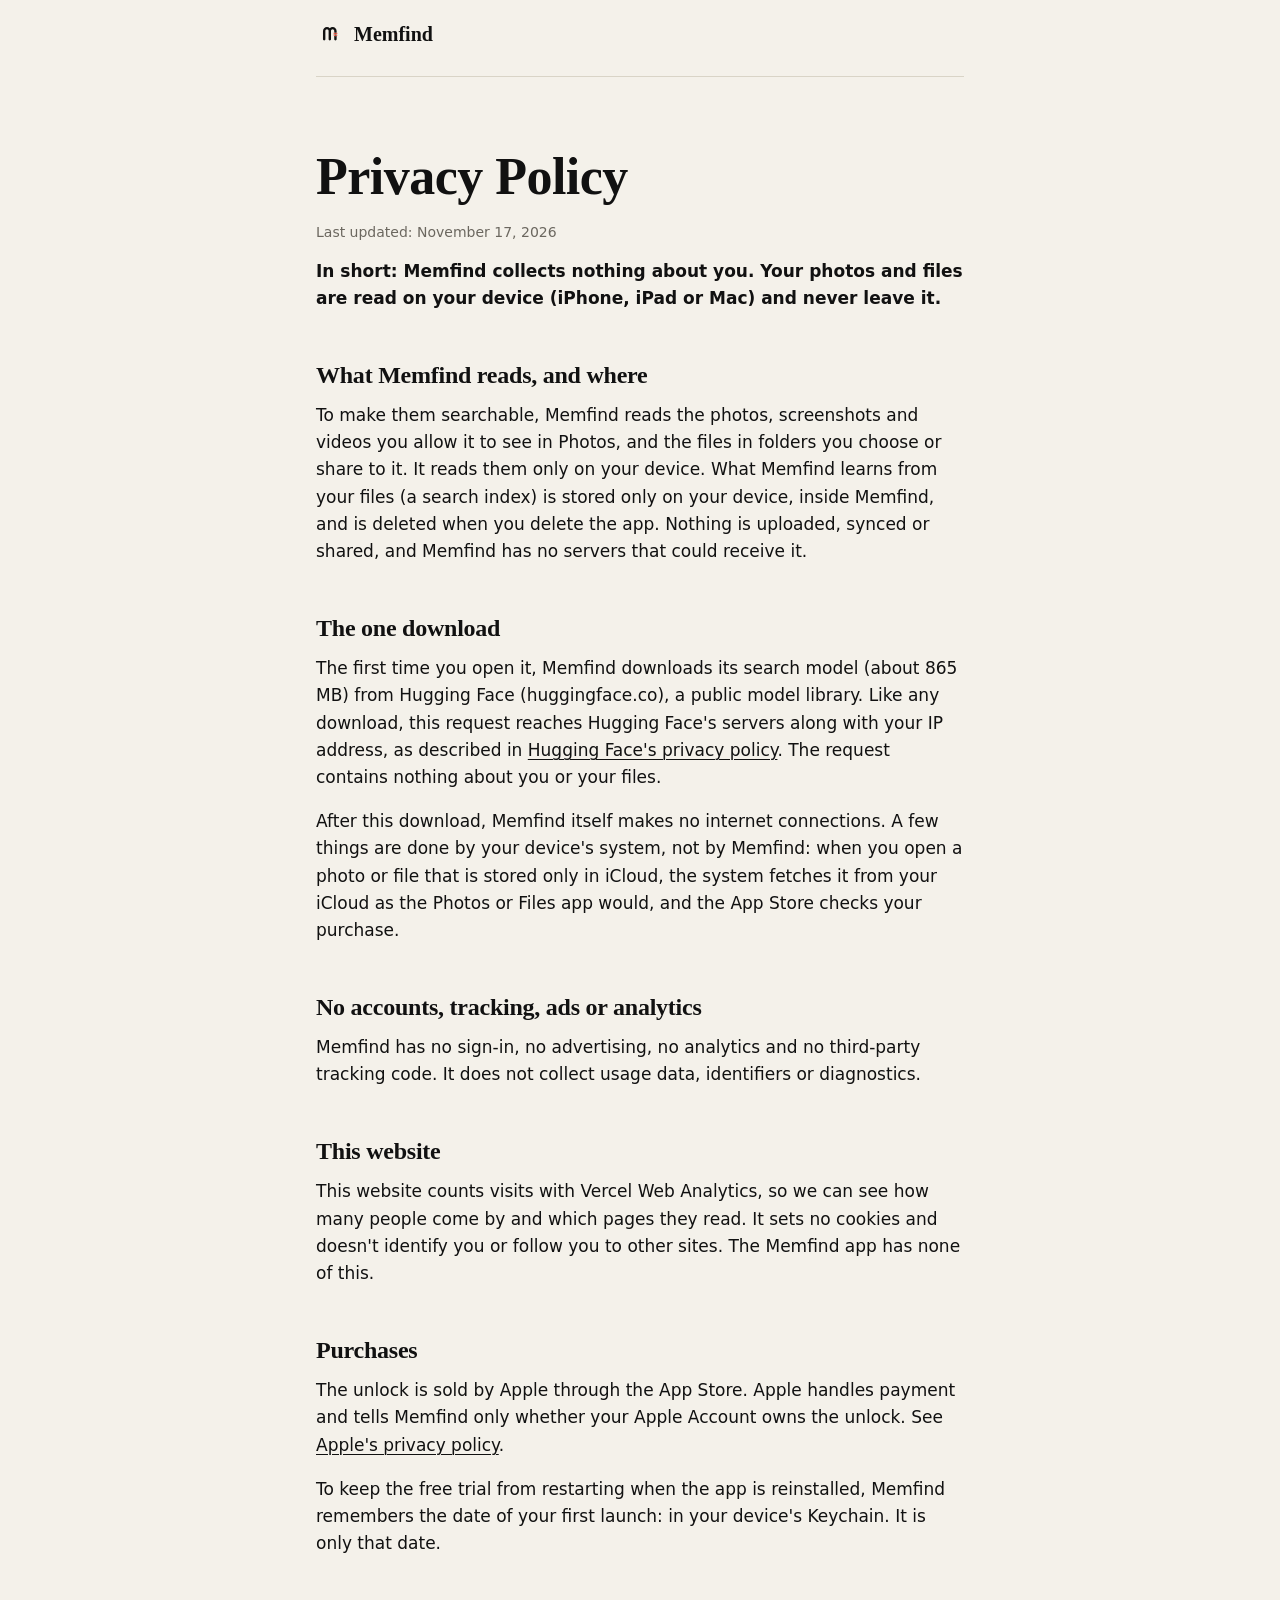
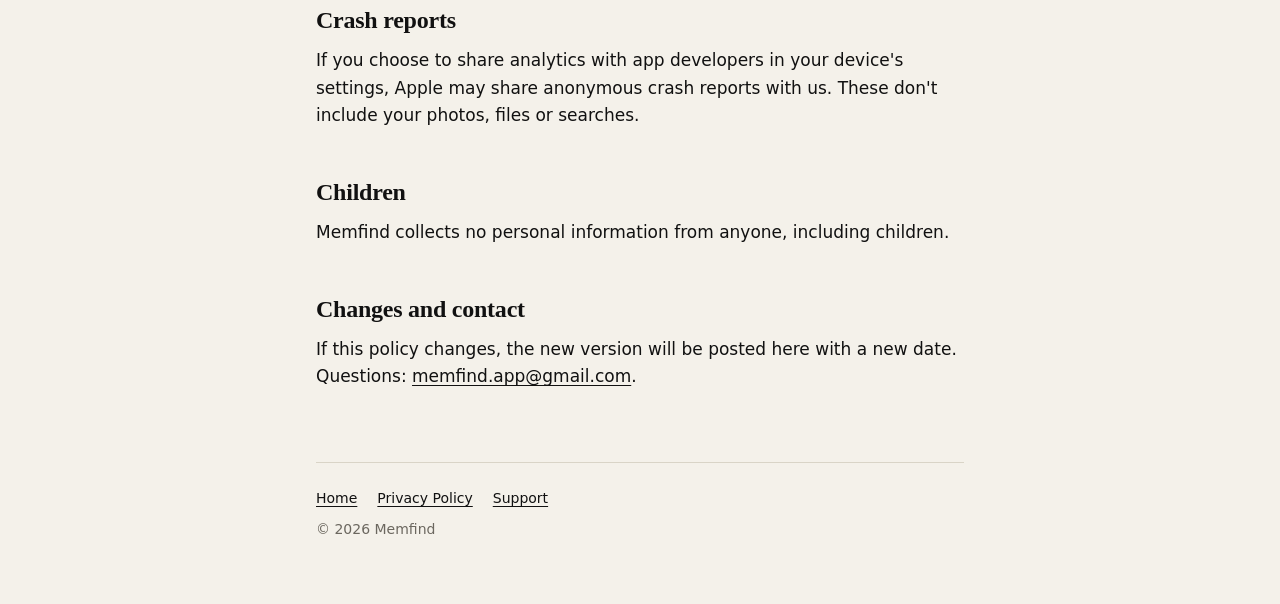
<file: privacy.html>
<!doctype html>
<html lang="en">
<head>
<meta charset="utf-8">
<meta name="viewport" content="width=device-width, initial-scale=1">
<title>Privacy Policy · Memfind</title>
<meta name="description" content="Memfind collects no data. Your photos and files are read only on your device and are never uploaded.">
<meta property="og:title" content="Privacy Policy · Memfind">
<meta property="og:description" content="Memfind collects no data. Your photos and files are read only on your device and are never uploaded.">
<meta property="og:image" content="https://getmemfind.com/og-image.png?v=2">
<meta property="og:url" content="https://getmemfind.com/privacy.html">
<meta property="og:site_name" content="Memfind">
<link rel="canonical" href="https://getmemfind.com/privacy.html">
<meta property="og:type" content="website">
<meta name="twitter:card" content="summary_large_image">
<link rel="icon" href="favicon.ico" sizes="48x48">
<link rel="icon" href="favicon.svg" type="image/svg+xml">
<link rel="apple-touch-icon" href="apple-touch-icon.png">
<meta name="theme-color" content="#F4F1EA">
<link rel="stylesheet" href="legal.css">
</head>
<body>
<main>
<header><a class="brand" href="./" aria-label="Memfind, home"><img src="mark.svg" alt="" width="28" height="28"><span>Memfind</span></a></header>
<h1>Privacy Policy</h1>
<p class="date">Last updated: November 17, 2026</p>
<p><strong>In short: Memfind collects nothing about you. Your photos and files are read on your device (iPhone, iPad or Mac) and never leave it.</strong></p>

<h2>What Memfind reads, and where</h2>
<p>To make them searchable, Memfind reads the photos, screenshots and videos you allow it to see in Photos, and the files in folders you choose or share to it. It reads them only on your device. What Memfind learns from your files (a search index) is stored only on your device, inside Memfind, and is deleted when you delete the app. Nothing is uploaded, synced or shared, and Memfind has no servers that could receive it.</p>

<h2>The one download</h2>
<p>The first time you open it, Memfind downloads its search model (about 865 MB) from Hugging Face (huggingface.co), a public model library. Like any download, this request reaches Hugging Face's servers along with your IP address, as described in <a href="https://huggingface.co/privacy">Hugging Face's privacy policy</a>. The request contains nothing about you or your files.</p>
<p>After this download, Memfind itself makes no internet connections. A few things are done by your device's system, not by Memfind: when you open a photo or file that is stored only in iCloud, the system fetches it from your iCloud as the Photos or Files app would, and the App Store checks your purchase.</p>

<h2>No accounts, tracking, ads or analytics</h2>
<p>Memfind has no sign-in, no advertising, no analytics and no third-party tracking code. It does not collect usage data, identifiers or diagnostics.</p>

<h2>This website</h2>
<p>This website counts visits with Vercel Web Analytics, so we can see how many people come by and which pages they read. It sets no cookies and doesn't identify you or follow you to other sites. The Memfind app has none of this.</p>

<h2>Purchases</h2>
<p>The unlock is sold by Apple through the App Store. Apple handles payment and tells Memfind only whether your Apple Account owns the unlock. See <a href="https://www.apple.com/legal/privacy/">Apple's privacy policy</a>.</p>
<p>To keep the free trial from restarting when the app is reinstalled, Memfind remembers the date of your first launch: in your device's Keychain. It is only that date.</p>

<h2>Crash reports</h2>
<p>If you choose to share analytics with app developers in your device's settings, Apple may share anonymous crash reports with us. These don't include your photos, files or searches.</p>

<h2>Children</h2>
<p>Memfind collects no personal information from anyone, including children.</p>

<h2>Changes and contact</h2>
<p>If this policy changes, the new version will be posted here with a new date. Questions: <a href="mailto:memfind.app@gmail.com">memfind.app@gmail.com</a>.</p>
<footer><nav aria-label="Footer"><a href="./">Home</a><a href="privacy.html">Privacy Policy</a><a href="support.html">Support</a></nav>© 2026 Memfind</footer>
</main>
</body>
</html>
</file>
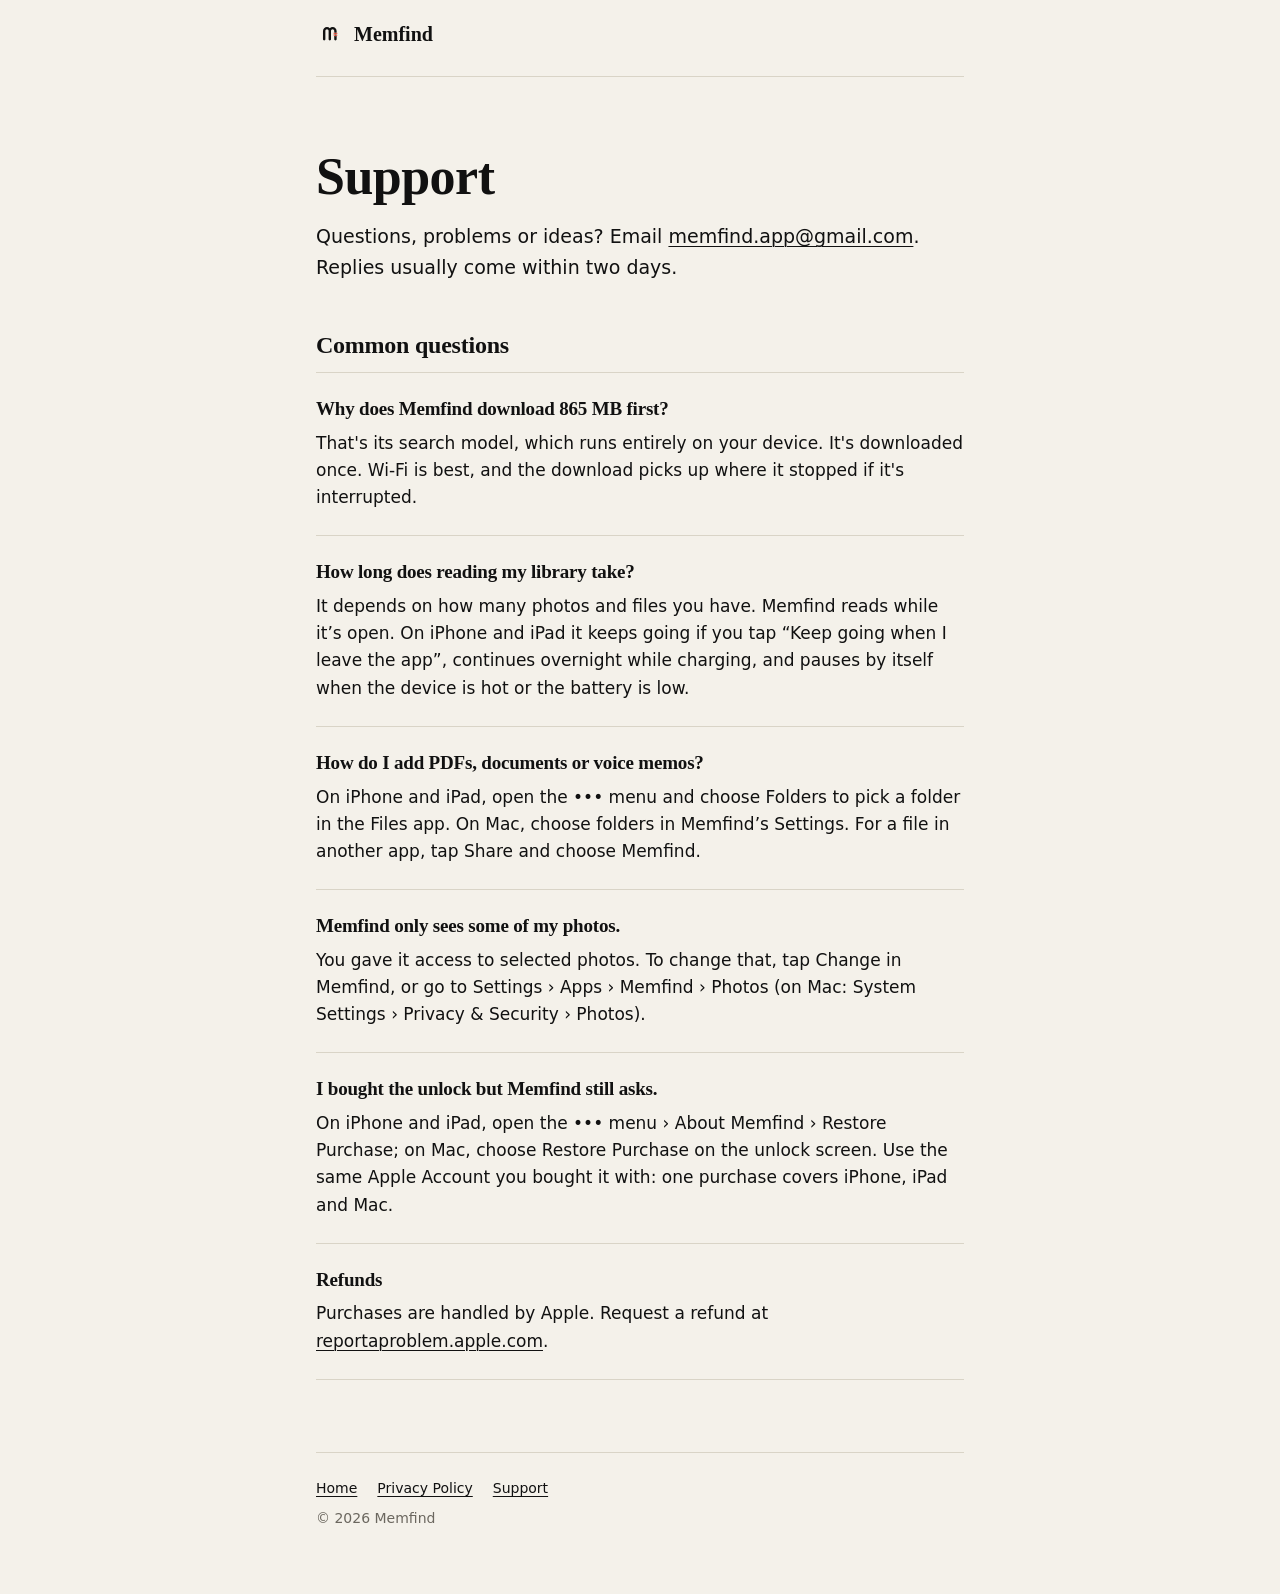
<file: support.html>
<!doctype html>
<html lang="en">
<head>
<meta charset="utf-8">
<meta name="viewport" content="width=device-width, initial-scale=1">
<title>Support · Memfind</title>
<meta name="description" content="Help with Memfind: questions, problems and purchases.">
<meta property="og:title" content="Support · Memfind">
<meta property="og:description" content="Help with Memfind: questions, problems and purchases.">
<meta property="og:image" content="https://getmemfind.com/og-image.png?v=2">
<meta property="og:url" content="https://getmemfind.com/support.html">
<meta property="og:site_name" content="Memfind">
<link rel="canonical" href="https://getmemfind.com/support.html">
<meta property="og:type" content="website">
<meta name="twitter:card" content="summary_large_image">
<link rel="icon" href="favicon.ico" sizes="48x48">
<link rel="icon" href="favicon.svg" type="image/svg+xml">
<link rel="apple-touch-icon" href="apple-touch-icon.png">
<meta name="theme-color" content="#F4F1EA">
<link rel="stylesheet" href="legal.css">
</head>
<body>
<main>
<header><a class="brand" href="./" aria-label="Memfind, home"><img src="mark.svg" alt="" width="28" height="28"><span>Memfind</span></a></header>
<h1>Support</h1>
<p class="lead">Questions, problems or ideas? Email <a href="mailto:memfind.app@gmail.com">memfind.app@gmail.com</a>. Replies usually come within two days.</p>

<h2>Common questions</h2>
<ul class="qa">
  <li><h3>Why does Memfind download 865 MB first?</h3><p>That's its search model, which runs entirely on your device. It's downloaded once. Wi-Fi is best, and the download picks up where it stopped if it's interrupted.</p></li>
  <li><h3>How long does reading my library take?</h3><p>It depends on how many photos and files you have. Memfind reads while it’s open. On iPhone and iPad it keeps going if you tap “Keep going when I leave the app”, continues overnight while charging, and pauses by itself when the device is hot or the battery is low.</p></li>
  <li><h3>How do I add PDFs, documents or voice memos?</h3><p>On iPhone and iPad, open the ••• menu and choose Folders to pick a folder in the Files app. On Mac, choose folders in Memfind’s Settings. For a file in another app, tap Share and choose Memfind.</p></li>
  <li><h3>Memfind only sees some of my photos.</h3><p>You gave it access to selected photos. To change that, tap Change in Memfind, or go to Settings › Apps › Memfind › Photos (on Mac: System Settings › Privacy &amp; Security › Photos).</p></li>
  <li><h3>I bought the unlock but Memfind still asks.</h3><p>On iPhone and iPad, open the ••• menu › About Memfind › Restore Purchase; on Mac, choose Restore Purchase on the unlock screen. Use the same Apple Account you bought it with: one purchase covers iPhone, iPad and Mac.</p></li>
  <li><h3>Refunds</h3><p>Purchases are handled by Apple. Request a refund at <a href="https://reportaproblem.apple.com">reportaproblem.apple.com</a>.</p></li>
</ul>
<footer><nav aria-label="Footer"><a href="./">Home</a><a href="privacy.html">Privacy Policy</a><a href="support.html">Support</a></nav>© 2026 Memfind</footer>
</main>
</body>
</html>
</file>
<file: legal.css>
/* Memfind privacy, support and 404 pages: paper, ink, New York headings (docs/brand/README.md).
   The only red in view is the mark's thread. No gradients or shadows. */
:root {
  --paper: #F4F1EA;
  --ink: #111111;
  --grey: #6B675F;
  --rule: #D9D4C7;
  --serif: "New York", ui-serif, "Iowan Old Style", Georgia, serif;
  --sans: -apple-system, BlinkMacSystemFont, "SF Pro Text", system-ui, "Segoe UI", sans-serif;
}
*, *::before, *::after { box-sizing: border-box; }
html { background: var(--paper); color: var(--ink); -webkit-text-size-adjust: 100%; }
body { margin: 0; font: 17px/1.6 var(--sans); background: var(--paper); color: var(--ink); }
main { max-width: 680px; margin: 0 auto; padding: 20px 16px 64px; }
a { color: inherit; text-underline-offset: 3px; text-decoration-thickness: 1px; overflow-wrap: anywhere; }
a:focus-visible { outline: 2px solid var(--ink); outline-offset: 3px; }
p { margin: 0 0 1em; }

header { padding-bottom: 20px; margin-bottom: clamp(40px, 8vw, 72px); border-bottom: 1px solid var(--rule); }
.brand { display: inline-flex; align-items: center; gap: 10px; text-decoration: none; font: 600 20px var(--serif); }
.brand img { width: 28px; height: 28px; }

h1, h2, h3 { font-family: var(--serif); font-weight: 600; letter-spacing: -0.01em; margin: 0; }
h1 { font-size: clamp(36px, 6vw, 52px); line-height: 1.08; margin-bottom: 16px; }
h2 { font-size: 24px; line-height: 1.25; margin: 48px 0 12px; }
h3 { font-size: 19px; line-height: 1.3; margin-bottom: 8px; }
.date { font-size: 14px; color: var(--grey); }
.lead { font-size: 19px; }

.qa { list-style: none; margin: 0; padding: 0; border-top: 1px solid var(--rule); }
.qa li { padding: 24px 0; border-bottom: 1px solid var(--rule); }
.qa p:last-child { margin-bottom: 0; }

footer { margin-top: 72px; padding-top: 24px; border-top: 1px solid var(--rule); font-size: 14px; color: var(--grey); }
footer nav { display: flex; flex-wrap: wrap; gap: 8px 20px; margin-bottom: 8px; color: var(--ink); }
</file>
